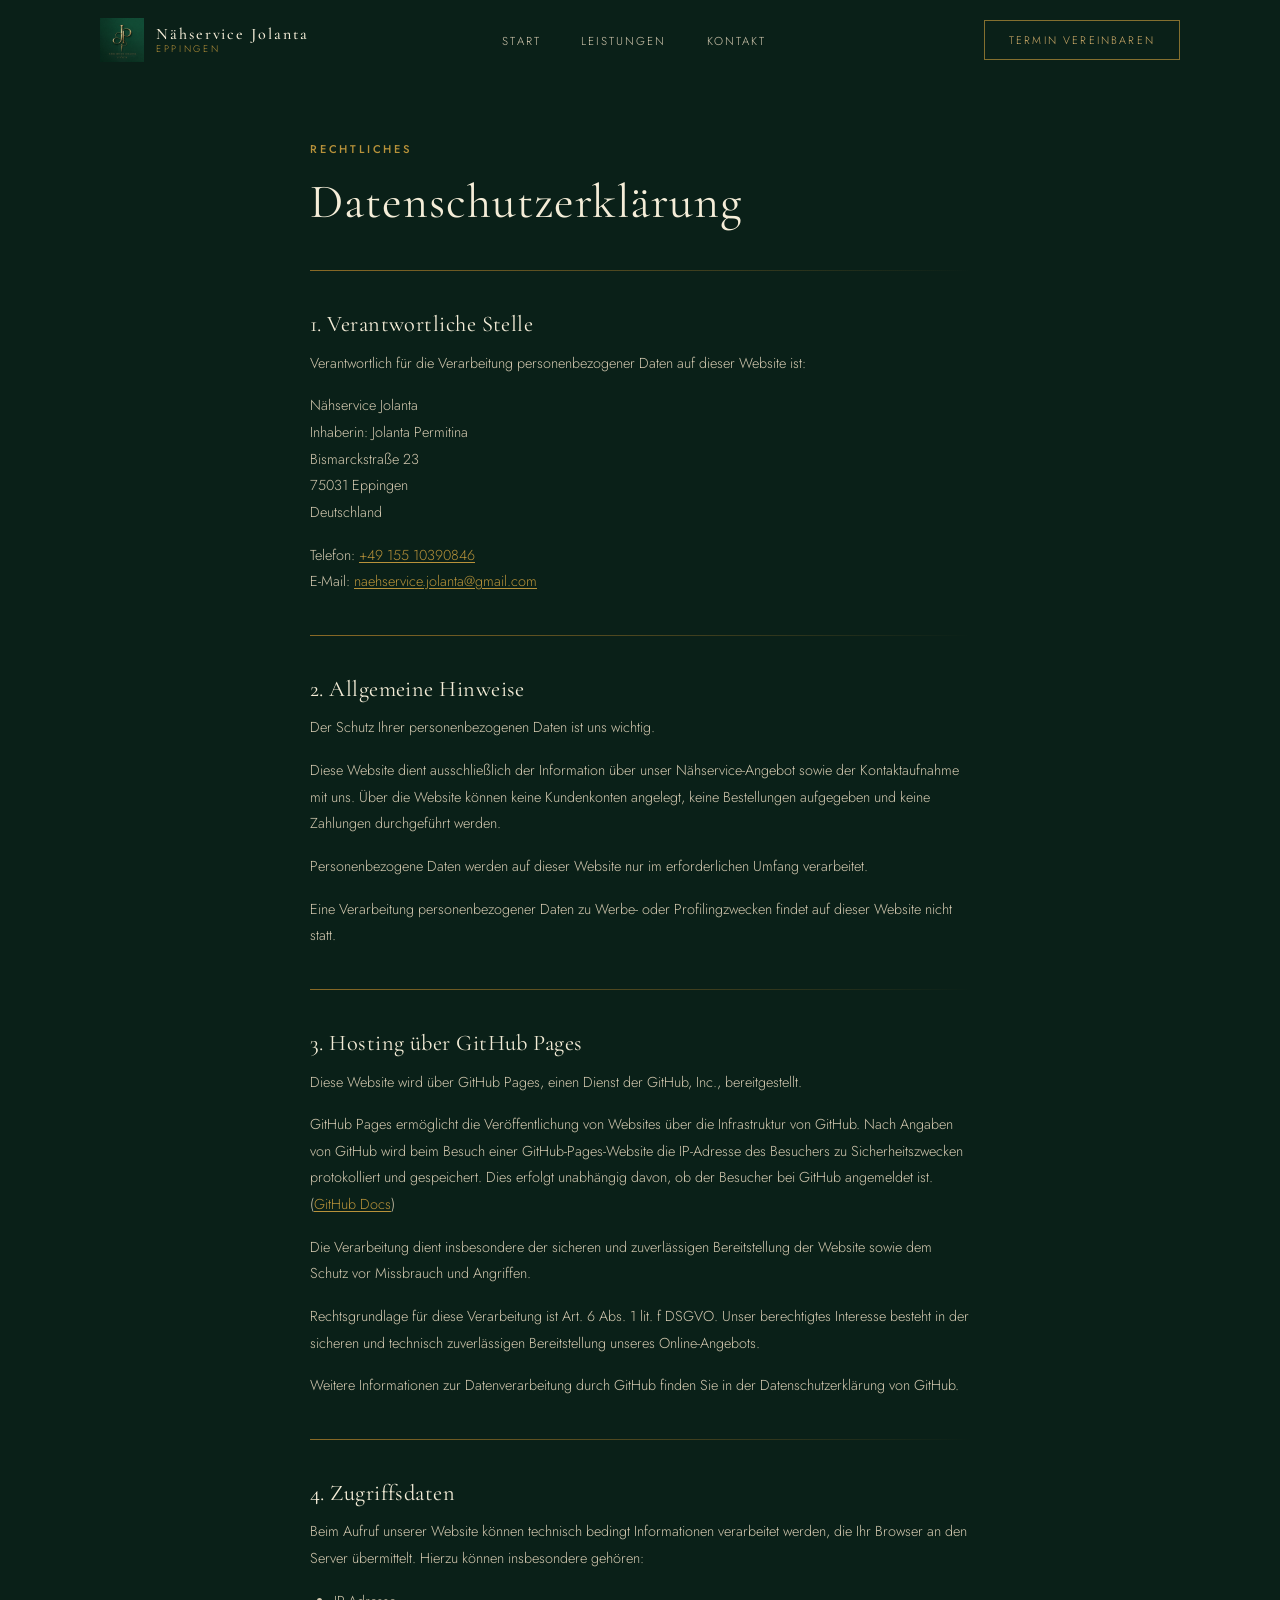
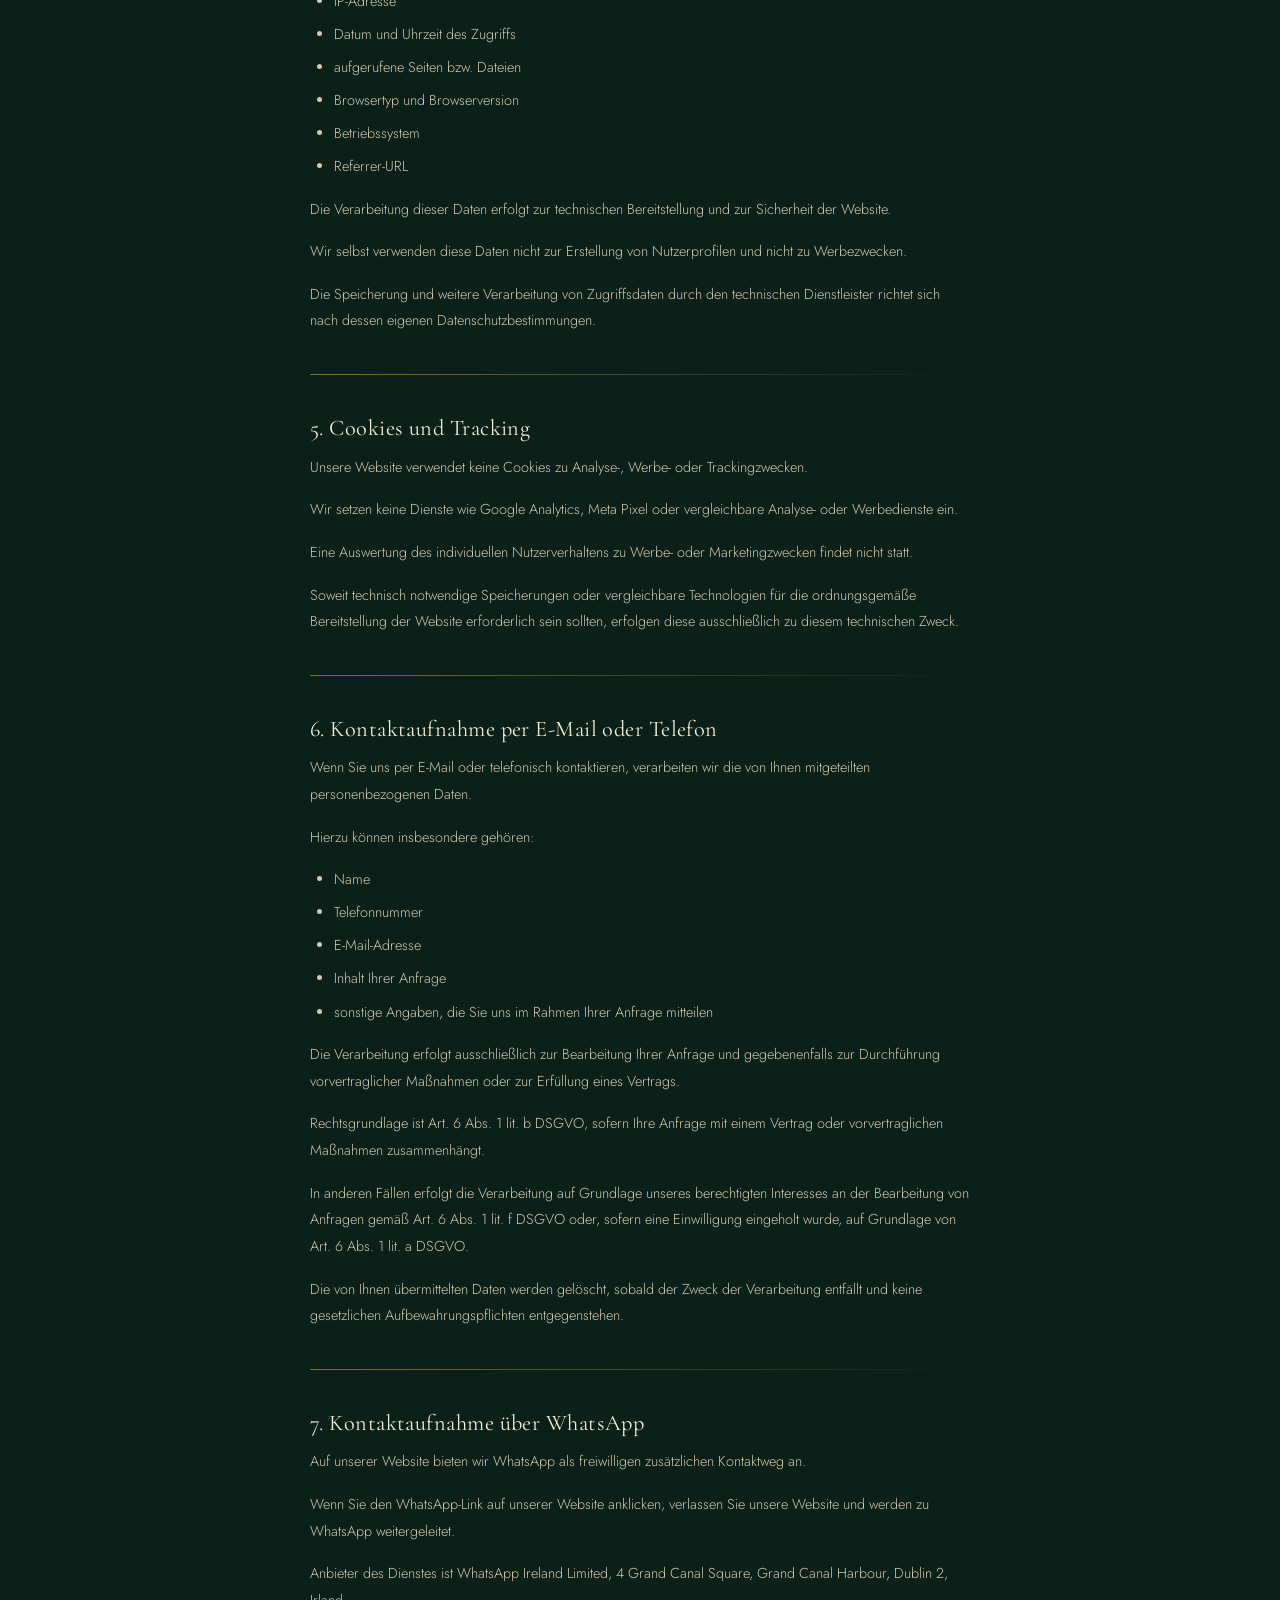
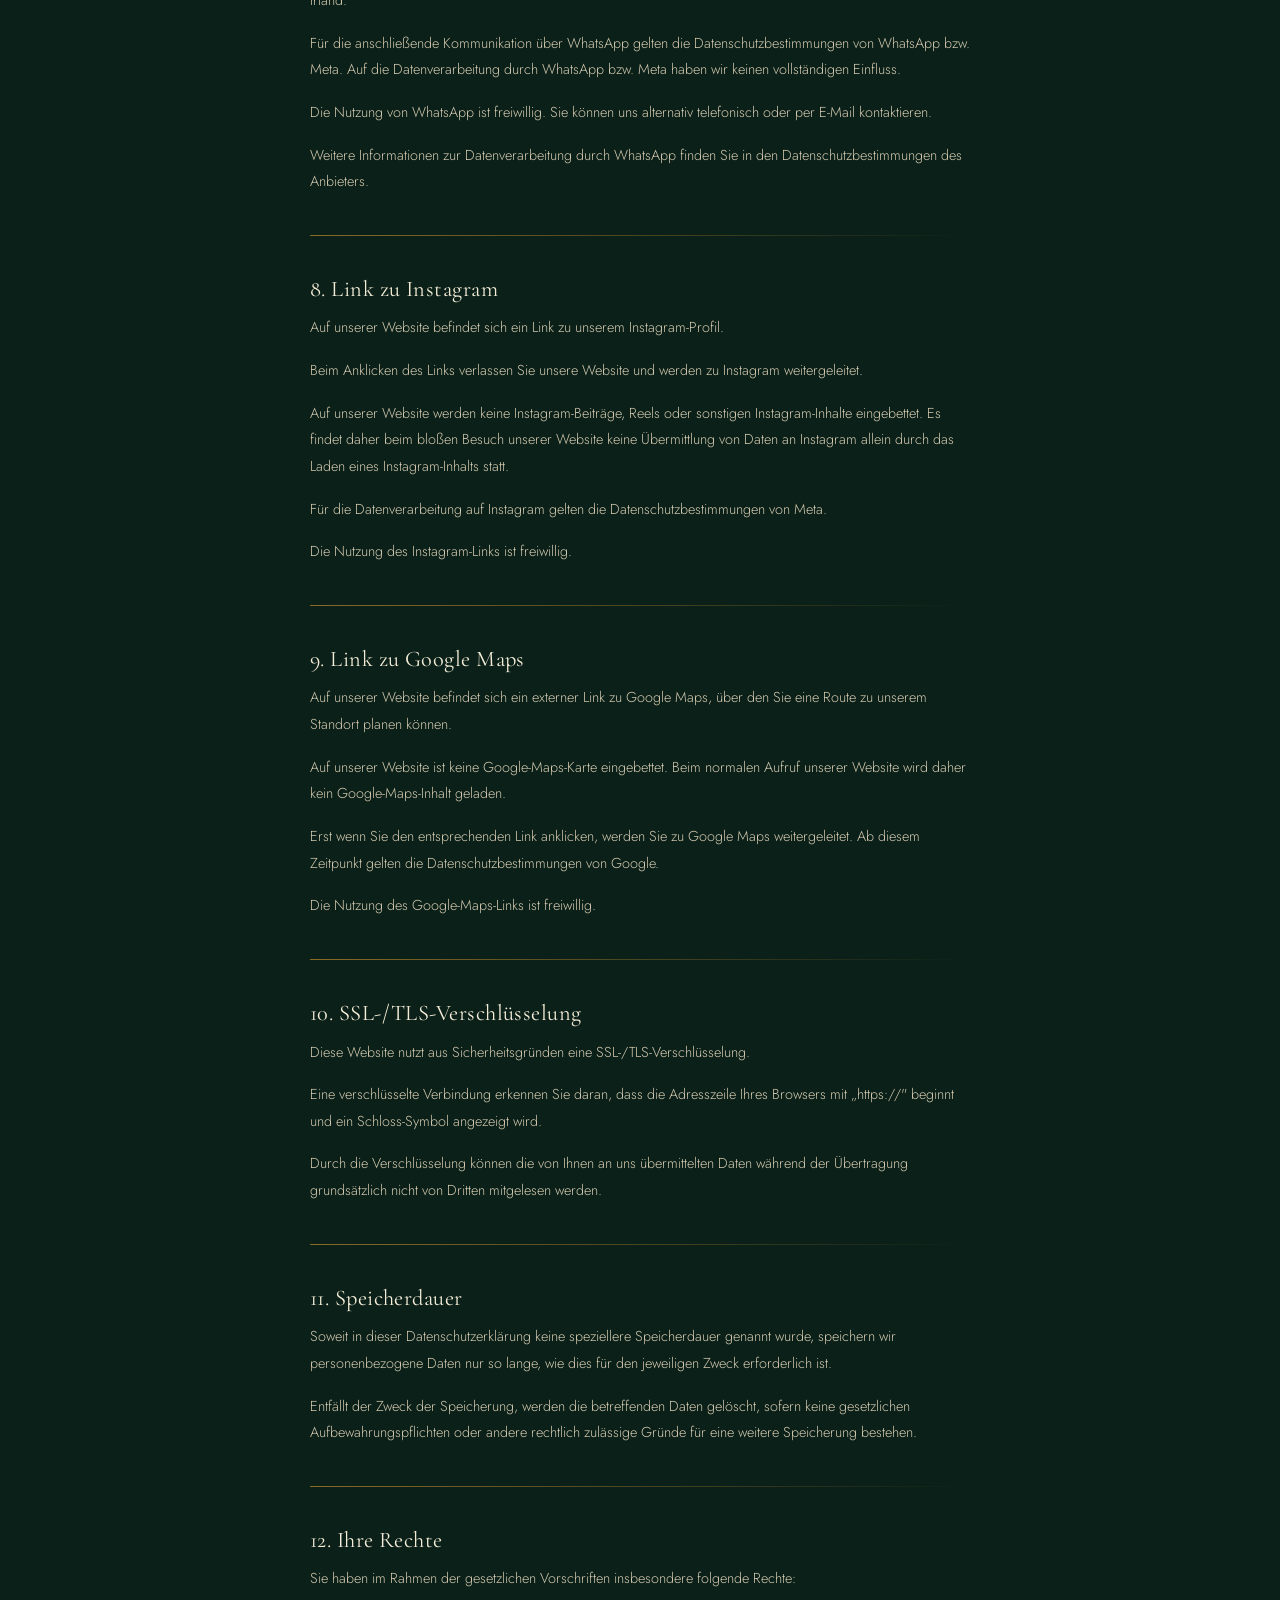
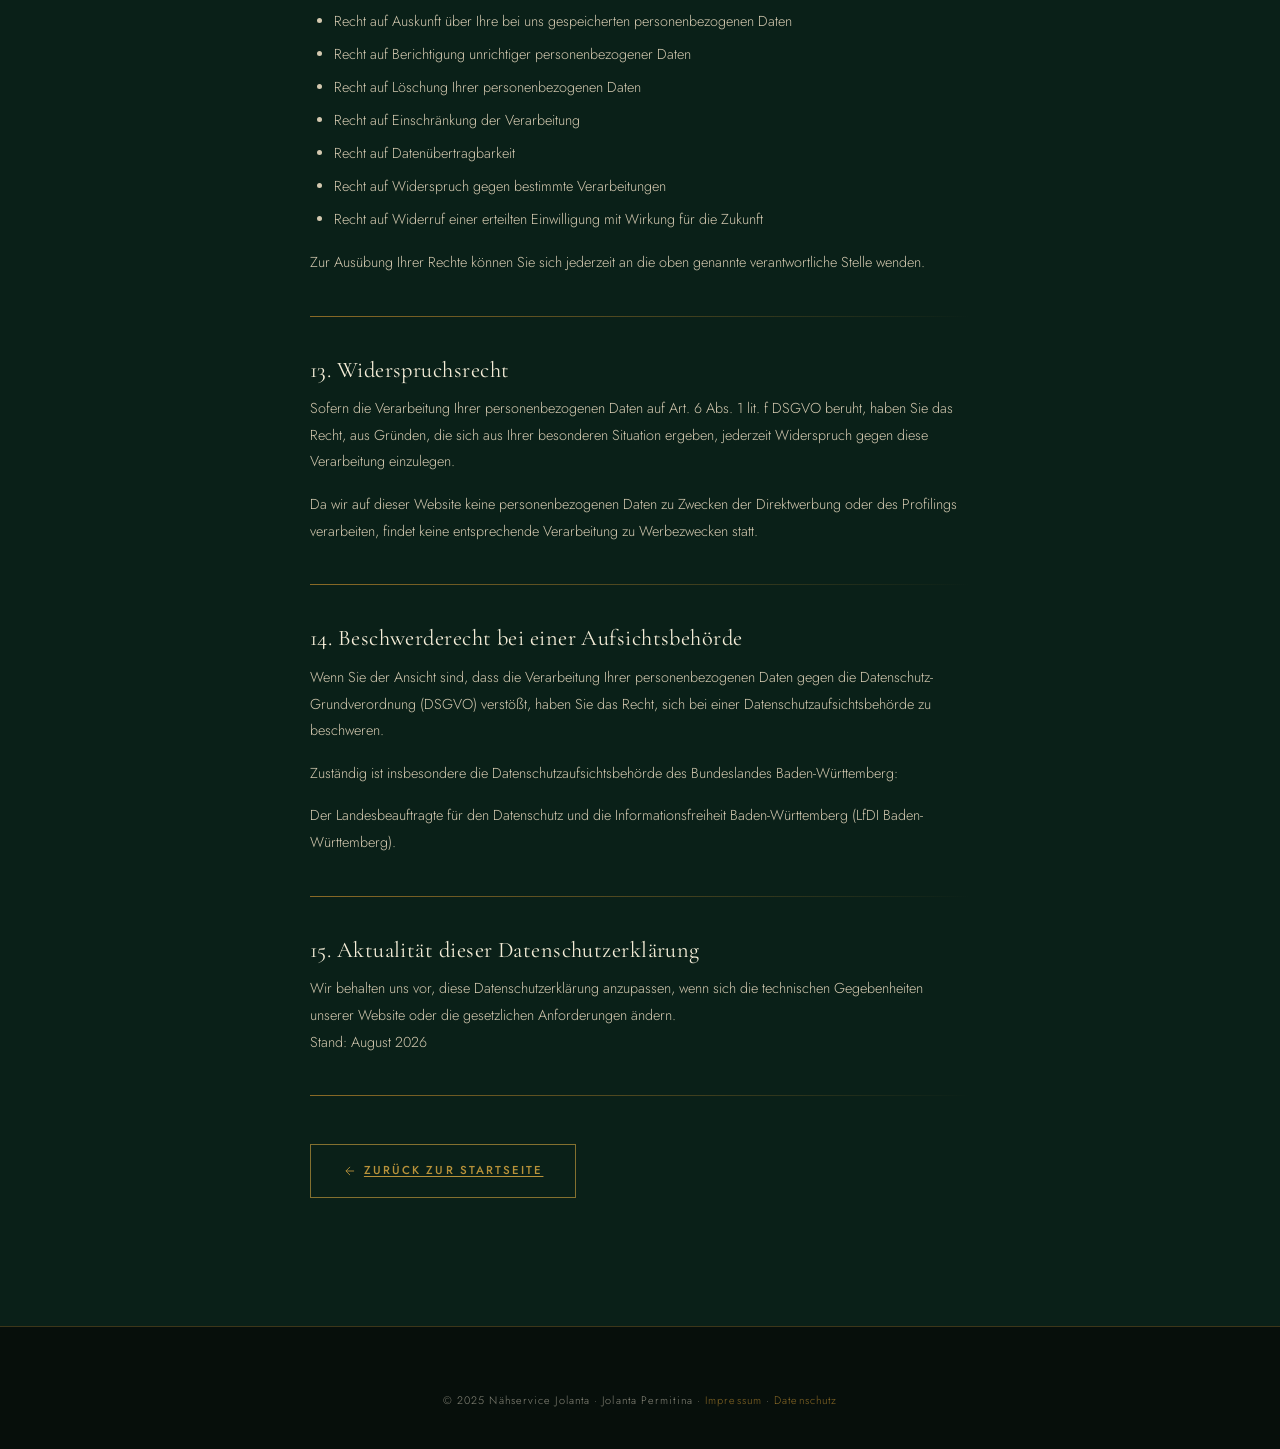
<file: datenschutz.html>
<!DOCTYPE html>
<html lang="de">
<head>
  <meta charset="UTF-8" />
  <meta name="viewport" content="width=device-width, initial-scale=1.0" />
  <title>Datenschutzerklärung · Nähservice Jolanta Eppingen</title>
  <meta name="description" content="Datenschutzerklärung von Nähservice Jolanta, Jolanta Permitina, Eppingen." />
  <meta name="robots" content="noindex, follow" />
  <link rel="canonical" href="https://naehservice-jolanta.de/datenschutz.html" />
  <link rel="icon" type="image/jpeg" href="assets/images/logo.jpg" />
  <link rel="preconnect" href="https://fonts.googleapis.com" />
  <link rel="preconnect" href="https://fonts.gstatic.com" crossorigin />
  <link rel="stylesheet" href="https://fonts.googleapis.com/css2?family=Cormorant+Garamond:ital,wght@0,300;0,400;0,500;1,400&family=Jost:wght@300;400;500&display=swap" />
  <link rel="stylesheet" href="assets/css/style.css" />
</head>
<body>

<nav id="nav" role="navigation" aria-label="Hauptnavigation">
  <div class="container nav-inner">
    <a href="index.html" class="nav-logo visible" aria-label="Zur Startseite">
      <img src="assets/images/logo.jpg" alt="Nähservice Jolanta Logo" width="44" height="44" />
      <div class="nav-logo-text">
        <span class="brand">Nähservice Jolanta</span>
        <span class="city">Eppingen</span>
      </div>
    </a>
    <ul class="nav-links" role="list">
      <li><a href="index.html#start">Start</a></li>
      <li><a href="index.html#leistungen">Leistungen</a></li>
      <li><a href="index.html#kontakt">Kontakt</a></li>
    </ul>
    <a href="index.html#kontakt" class="nav-cta">Termin vereinbaren</a>
    <button id="hamburger" class="hamburger" aria-label="Menü öffnen" aria-expanded="false" aria-controls="mobile-menu">
      <span></span><span></span><span></span>
    </button>
  </div>
</nav>

<div id="mobile-menu" role="dialog" aria-label="Navigation" aria-modal="true">
  <nav class="mobile-menu-links">
    <a href="index.html#start">Start</a>
    <a href="index.html#kontakt">Kontakt</a>
  </nav>
  <div class="mobile-menu-footer">
    <a href="impressum.html">Impressum</a>
    <a href="datenschutz.html">Datenschutz</a>
  </div>
</div>

<main class="legal-page">
  <div class="container legal-content">

    <span class="section-label">Rechtliches</span>
    <h1>Datenschutz&shy;erklärung</h1>
    <div class="legal-divider"></div>

    <h2>1. Verantwortliche Stelle</h2>

    <p>
      Verantwortlich für die Verarbeitung personenbezogener Daten auf dieser Website ist:
    </p>
    <p>
      Nähservice Jolanta<br />
      Inhaberin: Jolanta Permitina<br />
      Bismarckstraße 23<br />
      75031 Eppingen<br />
      Deutschland
    </p>
    <p>
      Telefon: <a href="tel:+4915510390846">+49 155 10390846</a><br />
      E-Mail: <a href="mailto:naehservice.jolanta@gmail.com">naehservice.jolanta@gmail.com</a>
    </p>

    <div class="legal-divider"></div>

    <h2>2. Allgemeine Hinweise</h2>

    <p>
      Der Schutz Ihrer personenbezogenen Daten ist uns wichtig.
    </p>
    <p>
      Diese Website dient ausschließlich der Information über unser Nähservice-Angebot sowie der
      Kontaktaufnahme mit uns. Über die Website können keine Kundenkonten angelegt, keine Bestellungen
      aufgegeben und keine Zahlungen durchgeführt werden.
    </p>
    <p>
      Personenbezogene Daten werden auf dieser Website nur im erforderlichen Umfang verarbeitet.
    </p>
    <p>
      Eine Verarbeitung personenbezogener Daten zu Werbe- oder Profilingzwecken findet auf dieser
      Website nicht statt.
    </p>

    <div class="legal-divider"></div>

    <h2>3. Hosting über GitHub Pages</h2>

    <p>
      Diese Website wird über GitHub Pages, einen Dienst der GitHub, Inc., bereitgestellt.
    </p>
    <p>
      GitHub Pages ermöglicht die Veröffentlichung von Websites über die Infrastruktur von GitHub.
      Nach Angaben von GitHub wird beim Besuch einer GitHub-Pages-Website die IP-Adresse des Besuchers
      zu Sicherheitszwecken protokolliert und gespeichert. Dies erfolgt unabhängig davon, ob der
      Besucher bei GitHub angemeldet ist.
      (<a href="https://docs.github.com/en/pages/getting-started-with-github-pages/what-is-github-pages" target="_blank" rel="noopener noreferrer">GitHub Docs</a>)
    </p>
    <p>
      Die Verarbeitung dient insbesondere der sicheren und zuverlässigen Bereitstellung der Website
      sowie dem Schutz vor Missbrauch und Angriffen.
    </p>
    <p>
      Rechtsgrundlage für diese Verarbeitung ist Art. 6 Abs. 1 lit. f DSGVO. Unser berechtigtes
      Interesse besteht in der sicheren und technisch zuverlässigen Bereitstellung unseres
      Online-Angebots.
    </p>
    <p>
      Weitere Informationen zur Datenverarbeitung durch GitHub finden Sie in der Datenschutzerklärung
      von GitHub.
    </p>

    <div class="legal-divider"></div>

    <h2>4. Zugriffsdaten</h2>

    <p>
      Beim Aufruf unserer Website können technisch bedingt Informationen verarbeitet werden, die Ihr
      Browser an den Server übermittelt. Hierzu können insbesondere gehören:
    </p>
    <ul>
      <li>IP-Adresse</li>
      <li>Datum und Uhrzeit des Zugriffs</li>
      <li>aufgerufene Seiten bzw. Dateien</li>
      <li>Browsertyp und Browserversion</li>
      <li>Betriebssystem</li>
      <li>Referrer-URL</li>
    </ul>
    <p>
      Die Verarbeitung dieser Daten erfolgt zur technischen Bereitstellung und zur Sicherheit der
      Website.
    </p>
    <p>
      Wir selbst verwenden diese Daten nicht zur Erstellung von Nutzerprofilen und nicht zu
      Werbezwecken.
    </p>
    <p>
      Die Speicherung und weitere Verarbeitung von Zugriffsdaten durch den technischen Dienstleister
      richtet sich nach dessen eigenen Datenschutzbestimmungen.
    </p>

    <div class="legal-divider"></div>

    <h2>5. Cookies und Tracking</h2>

    <p>
      Unsere Website verwendet keine Cookies zu Analyse-, Werbe- oder Trackingzwecken.
    </p>
    <p>
      Wir setzen keine Dienste wie Google Analytics, Meta Pixel oder vergleichbare Analyse- oder
      Werbedienste ein.
    </p>
    <p>
      Eine Auswertung des individuellen Nutzerverhaltens zu Werbe- oder Marketingzwecken findet nicht
      statt.
    </p>
    <p>
      Soweit technisch notwendige Speicherungen oder vergleichbare Technologien für die ordnungsgemäße
      Bereitstellung der Website erforderlich sein sollten, erfolgen diese ausschließlich zu diesem
      technischen Zweck.
    </p>

    <div class="legal-divider"></div>

    <h2>6. Kontaktaufnahme per E-Mail oder Telefon</h2>

    <p>
      Wenn Sie uns per E-Mail oder telefonisch kontaktieren, verarbeiten wir die von Ihnen
      mitgeteilten personenbezogenen Daten.
    </p>
    <p>Hierzu können insbesondere gehören:</p>
    <ul>
      <li>Name</li>
      <li>Telefonnummer</li>
      <li>E-Mail-Adresse</li>
      <li>Inhalt Ihrer Anfrage</li>
      <li>sonstige Angaben, die Sie uns im Rahmen Ihrer Anfrage mitteilen</li>
    </ul>
    <p>
      Die Verarbeitung erfolgt ausschließlich zur Bearbeitung Ihrer Anfrage und gegebenenfalls zur
      Durchführung vorvertraglicher Maßnahmen oder zur Erfüllung eines Vertrags.
    </p>
    <p>
      Rechtsgrundlage ist Art. 6 Abs. 1 lit. b DSGVO, sofern Ihre Anfrage mit einem Vertrag oder
      vorvertraglichen Maßnahmen zusammenhängt.
    </p>
    <p>
      In anderen Fällen erfolgt die Verarbeitung auf Grundlage unseres berechtigten Interesses an der
      Bearbeitung von Anfragen gemäß Art. 6 Abs. 1 lit. f DSGVO oder, sofern eine Einwilligung
      eingeholt wurde, auf Grundlage von Art. 6 Abs. 1 lit. a DSGVO.
    </p>
    <p>
      Die von Ihnen übermittelten Daten werden gelöscht, sobald der Zweck der Verarbeitung entfällt
      und keine gesetzlichen Aufbewahrungspflichten entgegenstehen.
    </p>

    <div class="legal-divider"></div>

    <h2>7. Kontaktaufnahme über WhatsApp</h2>

    <p>
      Auf unserer Website bieten wir WhatsApp als freiwilligen zusätzlichen Kontaktweg an.
    </p>
    <p>
      Wenn Sie den WhatsApp-Link auf unserer Website anklicken, verlassen Sie unsere Website und
      werden zu WhatsApp weitergeleitet.
    </p>
    <p>
      Anbieter des Dienstes ist WhatsApp Ireland Limited, 4 Grand Canal Square, Grand Canal Harbour,
      Dublin 2, Irland.
    </p>
    <p>
      Für die anschließende Kommunikation über WhatsApp gelten die Datenschutzbestimmungen von
      WhatsApp bzw. Meta. Auf die Datenverarbeitung durch WhatsApp bzw. Meta haben wir keinen
      vollständigen Einfluss.
    </p>
    <p>
      Die Nutzung von WhatsApp ist freiwillig. Sie können uns alternativ telefonisch oder per E-Mail
      kontaktieren.
    </p>
    <p>
      Weitere Informationen zur Datenverarbeitung durch WhatsApp finden Sie in den
      Datenschutzbestimmungen des Anbieters.
    </p>

    <div class="legal-divider"></div>

    <h2>8. Link zu Instagram</h2>

    <p>
      Auf unserer Website befindet sich ein Link zu unserem Instagram-Profil.
    </p>
    <p>
      Beim Anklicken des Links verlassen Sie unsere Website und werden zu Instagram weitergeleitet.
    </p>
    <p>
      Auf unserer Website werden keine Instagram-Beiträge, Reels oder sonstigen Instagram-Inhalte
      eingebettet. Es findet daher beim bloßen Besuch unserer Website keine Übermittlung von Daten an
      Instagram allein durch das Laden eines Instagram-Inhalts statt.
    </p>
    <p>
      Für die Datenverarbeitung auf Instagram gelten die Datenschutzbestimmungen von Meta.
    </p>
    <p>
      Die Nutzung des Instagram-Links ist freiwillig.
    </p>

    <div class="legal-divider"></div>

    <h2>9. Link zu Google Maps</h2>

    <p>
      Auf unserer Website befindet sich ein externer Link zu Google Maps, über den Sie eine Route zu
      unserem Standort planen können.
    </p>
    <p>
      Auf unserer Website ist keine Google-Maps-Karte eingebettet. Beim normalen Aufruf unserer
      Website wird daher kein Google-Maps-Inhalt geladen.
    </p>
    <p>
      Erst wenn Sie den entsprechenden Link anklicken, werden Sie zu Google Maps weitergeleitet. Ab
      diesem Zeitpunkt gelten die Datenschutzbestimmungen von Google.
    </p>
    <p>
      Die Nutzung des Google-Maps-Links ist freiwillig.
    </p>

    <div class="legal-divider"></div>

    <h2>10. SSL-/TLS-Verschlüsselung</h2>

    <p>
      Diese Website nutzt aus Sicherheitsgründen eine SSL-/TLS-Verschlüsselung.
    </p>
    <p>
      Eine verschlüsselte Verbindung erkennen Sie daran, dass die Adresszeile Ihres Browsers mit
      „https://" beginnt und ein Schloss-Symbol angezeigt wird.
    </p>
    <p>
      Durch die Verschlüsselung können die von Ihnen an uns übermittelten Daten während der
      Übertragung grundsätzlich nicht von Dritten mitgelesen werden.
    </p>

    <div class="legal-divider"></div>

    <h2>11. Speicherdauer</h2>

    <p>
      Soweit in dieser Datenschutzerklärung keine speziellere Speicherdauer genannt wurde, speichern
      wir personenbezogene Daten nur so lange, wie dies für den jeweiligen Zweck erforderlich ist.
    </p>
    <p>
      Entfällt der Zweck der Speicherung, werden die betreffenden Daten gelöscht, sofern keine
      gesetzlichen Aufbewahrungspflichten oder andere rechtlich zulässige Gründe für eine weitere
      Speicherung bestehen.
    </p>

    <div class="legal-divider"></div>

    <h2>12. Ihre Rechte</h2>

    <p>Sie haben im Rahmen der gesetzlichen Vorschriften insbesondere folgende Rechte:</p>
    <ul>
      <li>Recht auf Auskunft über Ihre bei uns gespeicherten personenbezogenen Daten</li>
      <li>Recht auf Berichtigung unrichtiger personenbezogener Daten</li>
      <li>Recht auf Löschung Ihrer personenbezogenen Daten</li>
      <li>Recht auf Einschränkung der Verarbeitung</li>
      <li>Recht auf Datenübertragbarkeit</li>
      <li>Recht auf Widerspruch gegen bestimmte Verarbeitungen</li>
      <li>Recht auf Widerruf einer erteilten Einwilligung mit Wirkung für die Zukunft</li>
    </ul>
    <p>
      Zur Ausübung Ihrer Rechte können Sie sich jederzeit an die oben genannte verantwortliche Stelle
      wenden.
    </p>

    <div class="legal-divider"></div>

    <h2>13. Widerspruchsrecht</h2>

    <p>
      Sofern die Verarbeitung Ihrer personenbezogenen Daten auf Art. 6 Abs. 1 lit. f DSGVO beruht,
      haben Sie das Recht, aus Gründen, die sich aus Ihrer besonderen Situation ergeben, jederzeit
      Widerspruch gegen diese Verarbeitung einzulegen.
    </p>
    <p>
      Da wir auf dieser Website keine personenbezogenen Daten zu Zwecken der Direktwerbung oder des
      Profilings verarbeiten, findet keine entsprechende Verarbeitung zu Werbezwecken statt.
    </p>

    <div class="legal-divider"></div>

    <h2>14. Beschwerderecht bei einer Aufsichtsbehörde</h2>

    <p>
      Wenn Sie der Ansicht sind, dass die Verarbeitung Ihrer personenbezogenen Daten gegen die
      Datenschutz-Grundverordnung (DSGVO) verstößt, haben Sie das Recht, sich bei einer
      Datenschutzaufsichtsbehörde zu beschweren.
    </p>
    <p>
      Zuständig ist insbesondere die Datenschutzaufsichtsbehörde des Bundeslandes Baden-Württemberg:
    </p>
    <p>
      Der Landesbeauftragte für den Datenschutz und die Informationsfreiheit Baden-Württemberg (LfDI
      Baden-Württemberg).
    </p>

    <div class="legal-divider"></div>

    <h2>15. Aktualität dieser Datenschutzerklärung</h2>

    <p>
      Wir behalten uns vor, diese Datenschutzerklärung anzupassen, wenn sich die technischen
      Gegebenheiten unserer Website oder die gesetzlichen Anforderungen ändern.<br />
      Stand: August 2026
    </p>

    <div class="legal-divider"></div>

    <div style="margin-top: 3rem;">
      <a href="index.html" class="btn btn-outline" style="font-size:0.72rem;">
        <svg width="14" height="14" viewBox="0 0 24 24" fill="none" stroke="currentColor" stroke-width="1.5" aria-hidden="true">
          <path d="M19 12H5M5 12l7-7M5 12l7 7"/>
        </svg>
        <span>Zurück zur Startseite</span>
      </a>
    </div>

  </div>
</main>

<footer role="contentinfo">
  <div class="container footer-inner">
    <p class="footer-copy">
      &copy; 2025 Nähservice Jolanta · Jolanta Permitina ·
      <a href="impressum.html">Impressum</a> ·
      <a href="datenschutz.html">Datenschutz</a>
    </p>
  </div>
</footer>

<script src="assets/js/main.js"></script>
</body>
</html>
</file>
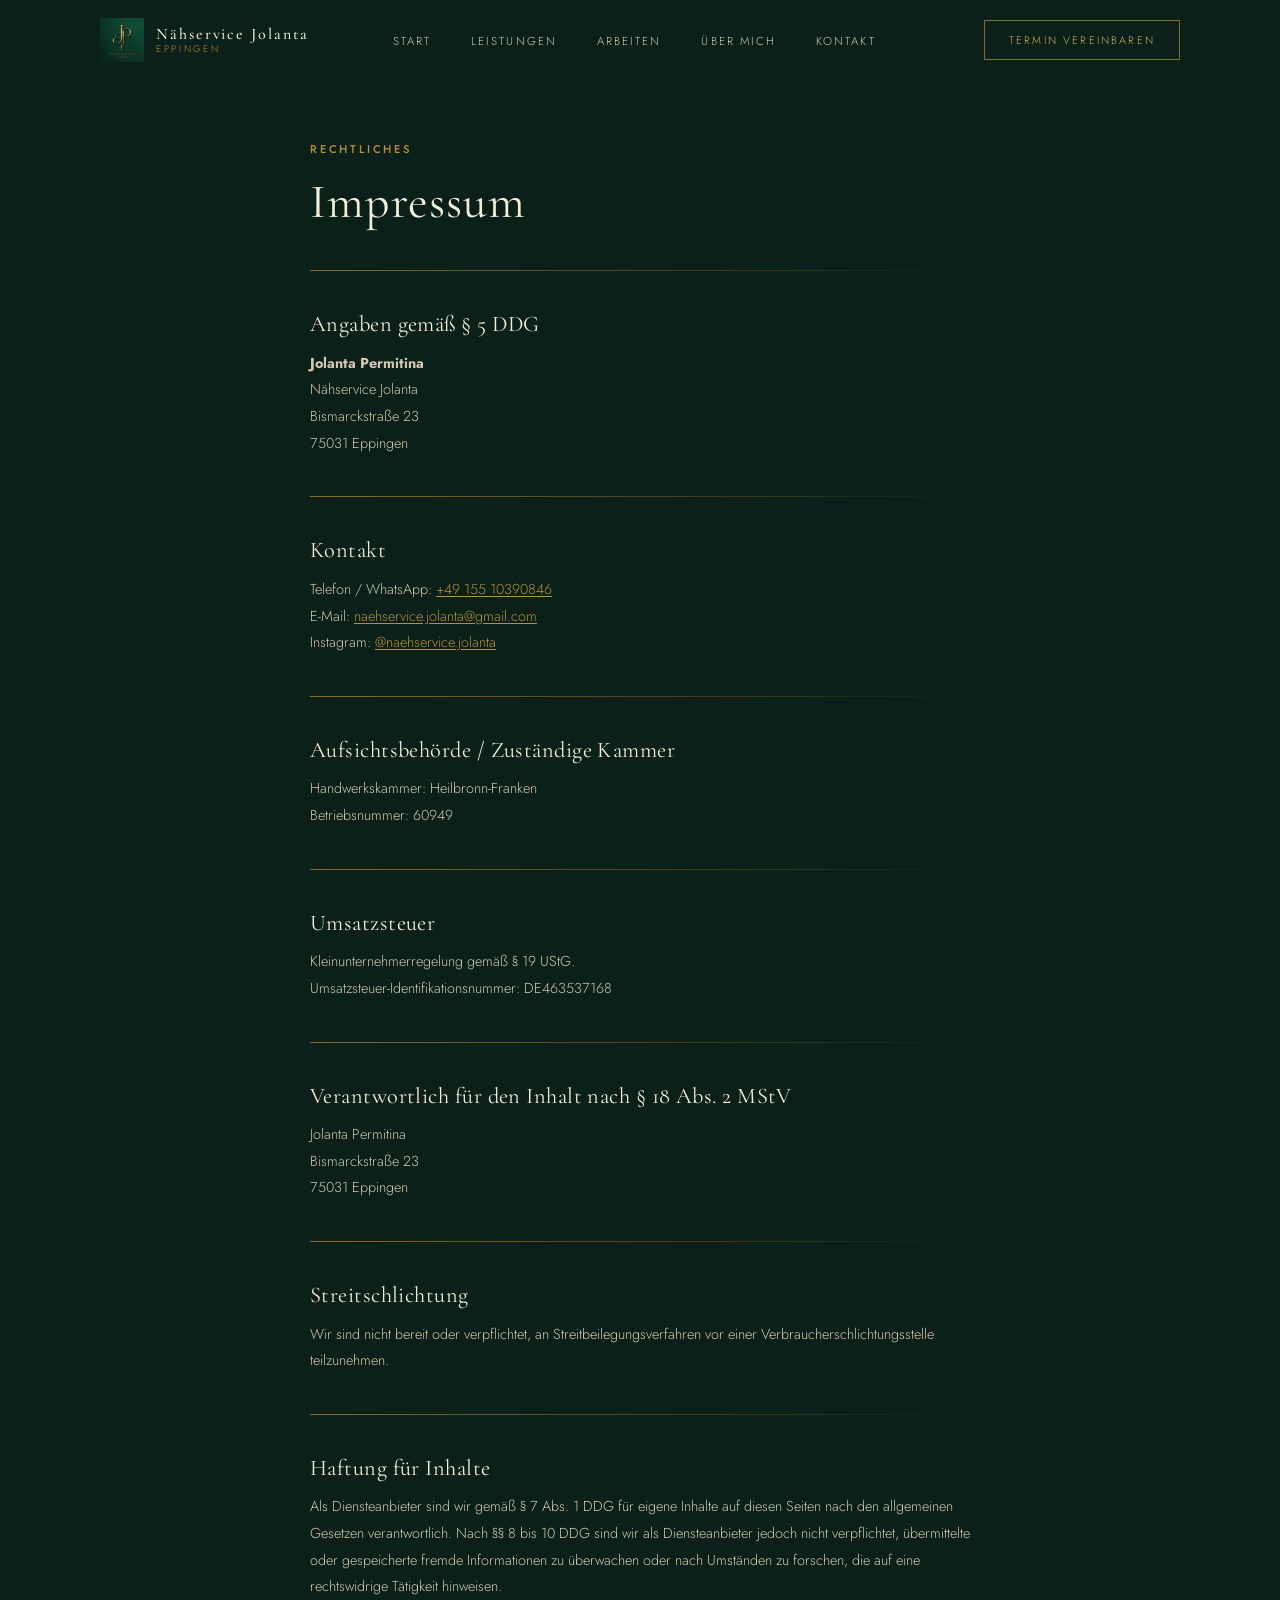
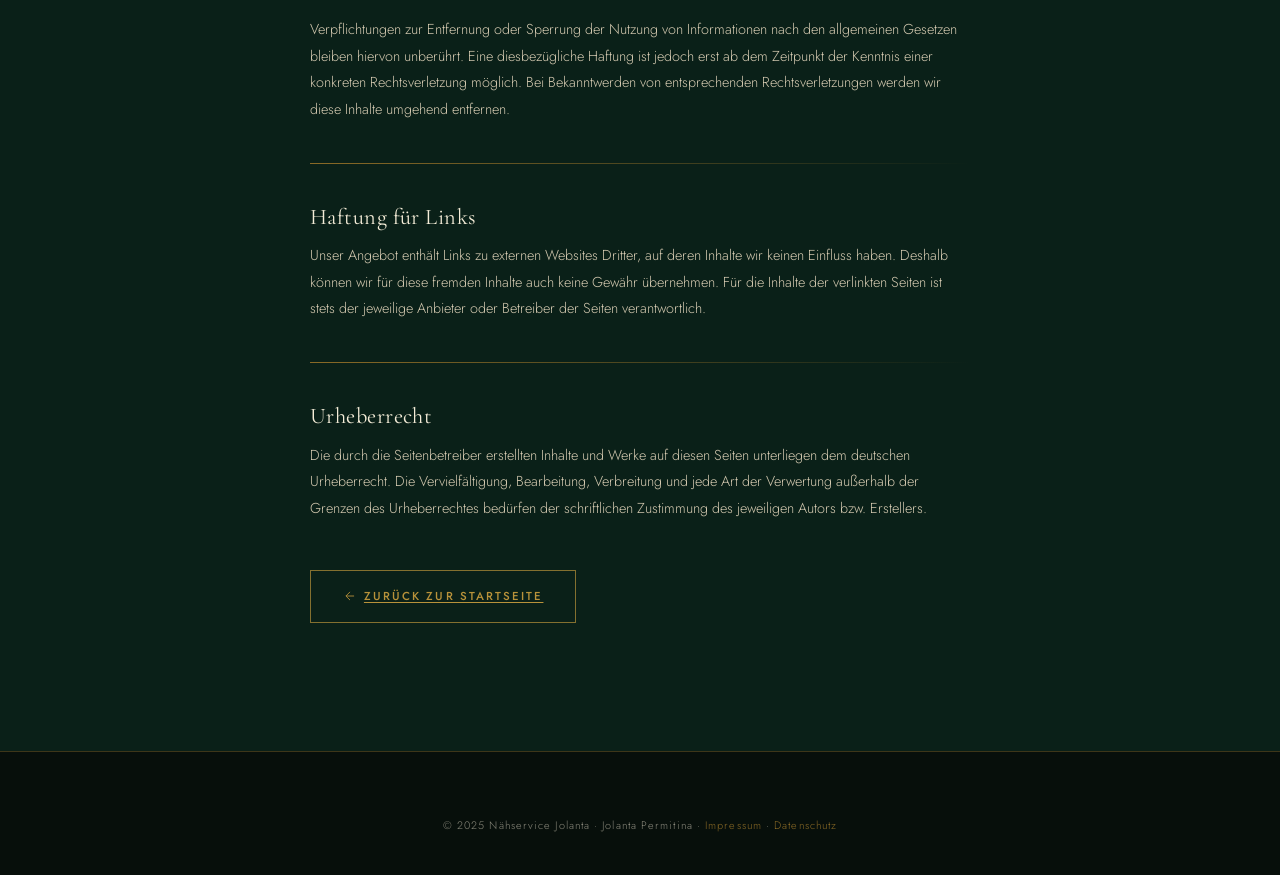
<file: impressum.html>
<!DOCTYPE html>
<html lang="de">
<head>
  <meta charset="UTF-8" />
  <meta name="viewport" content="width=device-width, initial-scale=1.0" />
  <title>Impressum · Nähservice Jolanta Eppingen</title>
  <meta name="description" content="Impressum von Nähservice Jolanta, Jolanta Permitina, Bismarckstraße 23, 75031 Eppingen." />
  <meta name="robots" content="noindex, follow" />
  <link rel="canonical" href="https://naehservice-jolanta.de/impressum.html" />
  <link rel="icon" type="image/jpeg" href="assets/images/logo.jpg" />
  <link rel="preconnect" href="https://fonts.googleapis.com" />
  <link rel="preconnect" href="https://fonts.gstatic.com" crossorigin />
  <link rel="stylesheet" href="https://fonts.googleapis.com/css2?family=Cormorant+Garamond:ital,wght@0,300;0,400;0,500;1,400&family=Jost:wght@300;400;500&display=swap" />
  <link rel="stylesheet" href="assets/css/style.css" />
</head>
<body>

<!-- Navigation -->
<nav id="nav" role="navigation" aria-label="Hauptnavigation">
  <div class="container nav-inner">
    <a href="index.html" class="nav-logo visible" aria-label="Zur Startseite">
      <img src="assets/images/logo.jpg" alt="Nähservice Jolanta Logo" width="44" height="44" />
      <div class="nav-logo-text">
        <span class="brand">Nähservice Jolanta</span>
        <span class="city">Eppingen</span>
      </div>
    </a>
    <ul class="nav-links" role="list">
      <li><a href="index.html#start">Start</a></li>
      <li><a href="index.html#leistungen">Leistungen</a></li>
      <li><a href="index.html#arbeiten">Arbeiten</a></li>
      <li><a href="index.html#ueber-mich">Über mich</a></li>
      <li><a href="index.html#kontakt">Kontakt</a></li>
    </ul>
    <a href="index.html#kontakt" class="nav-cta">Termin vereinbaren</a>
    <button id="hamburger" class="hamburger" aria-label="Menü öffnen" aria-expanded="false" aria-controls="mobile-menu">
      <span></span><span></span><span></span>
    </button>
  </div>
</nav>

<div id="mobile-menu" role="dialog" aria-label="Navigation" aria-modal="true">
  <nav class="mobile-menu-links">
    <a href="index.html#start">Start</a>
    <a href="index.html#leistungen">Leistungen</a>
    <a href="index.html#ueber-mich">Über mich</a>
    <a href="index.html#kontakt">Kontakt</a>
  </nav>
  <div class="mobile-menu-footer">
    <a href="impressum.html">Impressum</a>
    <a href="datenschutz.html">Datenschutz</a>
  </div>
</div>

<!-- Content -->
<main class="legal-page">
  <div class="container legal-content">

    <span class="section-label">Rechtliches</span>
    <h1>Impressum</h1>
    <div class="legal-divider"></div>

    <h2>Angaben gemäß § 5 DDG</h2>

    <p>
      <strong>Jolanta Permitina</strong><br />
      Nähservice Jolanta<br />
      Bismarckstraße 23<br />
      75031 Eppingen
    </p>

    <div class="legal-divider"></div>

    <h2>Kontakt</h2>

    <p>
      Telefon / WhatsApp: <a href="tel:+4915510390846">+49 155 10390846</a><br />
      E-Mail: <a href="mailto:naehservice.jolanta@gmail.com">naehservice.jolanta@gmail.com</a><br />
      Instagram: <a href="https://www.instagram.com/naehservice.jolanta" target="_blank" rel="noopener noreferrer">@naehservice.jolanta</a>
    </p>

    <div class="legal-divider"></div>

    <h2>Aufsichtsbehörde / Zuständige Kammer</h2>

    <p>
      Handwerkskammer: Heilbronn-Franken<br />
      Betriebsnummer: 60949
    </p>

    <div class="legal-divider"></div>

    <h2>Umsatzsteuer</h2>

    <p>
      Kleinunternehmerregelung gemäß § 19 UStG.<br />
      Umsatzsteuer-Identifikationsnummer: DE463537168
    </p>

    <div class="legal-divider"></div>

    <h2>Verantwortlich für den Inhalt nach § 18 Abs. 2 MStV</h2>

    <p>
      Jolanta Permitina<br />
      Bismarckstraße 23<br />
      75031 Eppingen
    </p>

    <div class="legal-divider"></div>

    <h2>Streitschlichtung</h2>

    <p>
      Wir sind nicht bereit oder verpflichtet, an Streitbeilegungsverfahren vor einer
      Verbraucherschlichtungsstelle teilzunehmen.
    </p>

    <div class="legal-divider"></div>

    <h2>Haftung für Inhalte</h2>

    <p>
      Als Diensteanbieter sind wir gemäß § 7 Abs. 1 DDG für eigene Inhalte auf diesen Seiten nach den
      allgemeinen Gesetzen verantwortlich. Nach §§ 8 bis 10 DDG sind wir als Diensteanbieter jedoch nicht
      verpflichtet, übermittelte oder gespeicherte fremde Informationen zu überwachen oder nach Umständen
      zu forschen, die auf eine rechtswidrige Tätigkeit hinweisen.
    </p>

    <p>
      Verpflichtungen zur Entfernung oder Sperrung der Nutzung von Informationen nach den allgemeinen
      Gesetzen bleiben hiervon unberührt. Eine diesbezügliche Haftung ist jedoch erst ab dem Zeitpunkt der
      Kenntnis einer konkreten Rechtsverletzung möglich. Bei Bekanntwerden von entsprechenden
      Rechtsverletzungen werden wir diese Inhalte umgehend entfernen.
    </p>

    <div class="legal-divider"></div>

    <h2>Haftung für Links</h2>

    <p>
      Unser Angebot enthält Links zu externen Websites Dritter, auf deren Inhalte wir keinen Einfluss haben.
      Deshalb können wir für diese fremden Inhalte auch keine Gewähr übernehmen. Für die Inhalte der
      verlinkten Seiten ist stets der jeweilige Anbieter oder Betreiber der Seiten verantwortlich.
    </p>

    <div class="legal-divider"></div>

    <h2>Urheberrecht</h2>

    <p>
      Die durch die Seitenbetreiber erstellten Inhalte und Werke auf diesen Seiten unterliegen dem deutschen
      Urheberrecht. Die Vervielfältigung, Bearbeitung, Verbreitung und jede Art der Verwertung außerhalb der
      Grenzen des Urheberrechtes bedürfen der schriftlichen Zustimmung des jeweiligen Autors bzw. Erstellers.
    </p>

    <div style="margin-top: 3rem;">
      <a href="index.html" class="btn btn-outline" style="font-size:0.72rem;">
        <svg width="14" height="14" viewBox="0 0 24 24" fill="none" stroke="currentColor" stroke-width="1.5" aria-hidden="true">
          <path d="M19 12H5M5 12l7-7M5 12l7 7"/>
        </svg>
        <span>Zurück zur Startseite</span>
      </a>
    </div>

  </div>
</main>

<footer role="contentinfo">
  <div class="container footer-inner">
    <p class="footer-copy">
      &copy; 2025 Nähservice Jolanta · Jolanta Permitina ·
      <a href="impressum.html">Impressum</a> ·
      <a href="datenschutz.html">Datenschutz</a>
    </p>
  </div>
</footer>

<script src="assets/js/main.js"></script>
</body>
</html>
</file>
<file: assets/css/style.css>
/* ============================================================
   NÄHSERVICE JOLANTA — Premium Stylesheet
   naehservice-jolanta.de
   ============================================================ */

/* ── Fonts ── */
@import url('https://fonts.googleapis.com/css2?family=Cormorant+Garamond:ital,wght@0,300;0,400;0,500;0,600;0,700;1,300;1,400;1,500;1,600&family=Jost:wght@300;400;500;600&display=swap');

/* ── Custom Properties ── */
:root {
  --green-deepest:  #070F0B;
  --green-deep:     #0A2018;
  --green-primary:  #0D3D22;
  --green-mid:      #0D4332;
  --green-light:    #134D3A;
  --gold:           #B8923A;
  --gold-light:     #D4AF6B;
  --gold-pale:      #E8D4A0;
  --gold-dim:       #8A6A26;
  --cream:          #F5EDD8;
  --cream-light:    #FAF6EE;
  --cream-dim:      #D4C9B0;
  --text-muted:     rgba(245, 237, 216, 0.55);
  --border-gold:    rgba(184, 146, 58, 0.3);
  --border-gold-hover: rgba(184, 146, 58, 0.7);

  --font-serif:  'Cormorant Garamond', Georgia, serif;
  --font-sans:   'Jost', system-ui, sans-serif;

  --nav-height: 80px;
  --section-pad: clamp(80px, 10vw, 140px);
  --content-max: 1200px;

  --ease-luxury: cubic-bezier(0.25, 0.46, 0.45, 0.94);
  --ease-in-luxury: cubic-bezier(0.55, 0.055, 0.675, 0.19);
  --trans-base: 0.25s var(--ease-luxury);
  --trans-slow: 0.5s var(--ease-luxury);
}

/* ── Reset & Base ── */
*, *::before, *::after { box-sizing: border-box; margin: 0; padding: 0; }

html {
  scroll-behavior: smooth;
  font-size: 16px;
  -webkit-text-size-adjust: 100%;
}

body {
  background-color: var(--green-deep);
  color: var(--cream);
  font-family: var(--font-sans);
  font-weight: 300;
  line-height: 1.7;
  overflow-x: hidden;
}

img { display: block; max-width: 100%; height: auto; }
a { color: inherit; text-decoration: none; cursor: pointer; }
button { cursor: pointer; border: none; background: none; font: inherit; }
ul { list-style: none; }

/* ── Focus states (accessibility) ── */
:focus-visible {
  outline: 2px solid var(--gold);
  outline-offset: 3px;
}

/* ── Scrollbar ── */
::-webkit-scrollbar { width: 6px; }
::-webkit-scrollbar-track { background: var(--green-deepest); }
::-webkit-scrollbar-thumb { background: var(--gold-dim); border-radius: 3px; }

/* ── Selection ── */
::selection { background: var(--gold); color: var(--green-deepest); }

/* ── Typography Scale ── */
.serif { font-family: var(--font-serif); }

h1, h2, h3, h4 {
  font-family: var(--font-serif);
  font-weight: 400;
  line-height: 1.15;
  letter-spacing: 0.02em;
}

/* ── Section Label ── */
.section-label {
  display: block;
  font-family: var(--font-sans);
  font-size: 0.7rem;
  font-weight: 500;
  letter-spacing: 0.25em;
  text-transform: uppercase;
  color: var(--gold);
  margin-bottom: 1rem;
}

/* ── Gold Divider ── */
.gold-line {
  display: flex;
  align-items: center;
  gap: 1rem;
  margin: 1.5rem 0;
}
.gold-line::before,
.gold-line::after {
  content: '';
  flex: 1;
  height: 1px;
  background: linear-gradient(90deg, transparent, var(--gold), transparent);
}
.gold-line-icon {
  color: var(--gold);
  font-size: 0.6rem;
  letter-spacing: 0.2em;
}

/* ── Section Header ── */
.section-header {
  text-align: center;
  margin-bottom: clamp(48px, 6vw, 80px);
}
.section-header h2 {
  font-size: clamp(2.2rem, 5vw, 3.8rem);
  color: var(--cream);
  margin-bottom: 0.5rem;
}
.section-header p {
  color: var(--text-muted);
  font-size: 1.05rem;
  max-width: 520px;
  margin: 0 auto;
  font-weight: 300;
}

/* ── Container ── */
.container {
  width: 100%;
  max-width: var(--content-max);
  margin: 0 auto;
  padding: 0 clamp(20px, 5vw, 60px);
}

/* ── CTA Buttons ── */
.btn {
  display: inline-flex;
  align-items: center;
  gap: 0.6em;
  font-family: var(--font-sans);
  font-size: 0.78rem;
  font-weight: 500;
  letter-spacing: 0.18em;
  text-transform: uppercase;
  padding: 1rem 2rem;
  transition: var(--trans-base);
  position: relative;
  overflow: hidden;
}

.btn-primary {
  background: var(--gold);
  color: var(--green-deepest);
}
.btn-primary::before {
  content: '';
  position: absolute;
  inset: 0;
  background: var(--gold-light);
  transform: translateX(-101%);
  transition: transform 0.4s var(--ease-luxury);
}
.btn-primary:hover::before { transform: translateX(0); }
.btn-primary span { position: relative; z-index: 1; }

.btn-outline {
  border: 1px solid var(--border-gold-hover);
  color: var(--cream);
}
.btn-outline::before {
  content: '';
  position: absolute;
  inset: 0;
  background: rgba(184, 146, 58, 0.08);
  transform: scaleX(0);
  transition: transform 0.4s var(--ease-luxury);
}
.btn-outline:hover { border-color: var(--gold); color: var(--gold-light); }
.btn-outline:hover::before { transform: scaleX(1); }
.btn-outline span { position: relative; z-index: 1; }

.btn svg { flex-shrink: 0; position: relative; z-index: 1; }

/* ═══════════════════════════════════════════════
   NAVIGATION
═══════════════════════════════════════════════ */
#nav {
  position: fixed;
  top: 0; left: 0; right: 0;
  z-index: 1000;
  height: var(--nav-height);
  display: flex;
  align-items: center;
  transition: background 0.5s var(--ease-luxury),
              backdrop-filter 0.5s var(--ease-luxury),
              box-shadow 0.5s var(--ease-luxury);
}

#nav.scrolled {
  background: rgba(7, 31, 23, 0.92);
  backdrop-filter: blur(20px) saturate(1.4);
  -webkit-backdrop-filter: blur(20px) saturate(1.4);
  box-shadow: 0 1px 0 var(--border-gold);
}

.nav-inner {
  display: flex;
  align-items: center;
  justify-content: space-between;
  width: 100%;
}

.nav-logo {
  display: flex;
  align-items: center;
  gap: 0.75rem;
  opacity: 1;
}

.nav-logo img {
  height: 44px;
  width: 44px;
  object-fit: contain;
}
.nav-logo-text {
  display: flex;
  flex-direction: column;
  line-height: 1;
}
.nav-logo-text .brand {
  font-family: var(--font-serif);
  font-size: 1rem;
  font-weight: 500;
  letter-spacing: 0.12em;
  color: var(--cream);
}
.nav-logo-text .city {
  font-size: 0.6rem;
  letter-spacing: 0.28em;
  text-transform: uppercase;
  color: var(--gold);
  margin-top: 3px;
}

.nav-links {
  display: flex;
  align-items: center;
  gap: 2.5rem;
}
.nav-links a {
  font-size: 0.72rem;
  letter-spacing: 0.18em;
  text-transform: uppercase;
  color: var(--cream-dim);
  transition: color var(--trans-base);
  position: relative;
}
.nav-links a::after {
  content: '';
  position: absolute;
  bottom: -4px;
  left: 0; right: 0;
  height: 1px;
  background: var(--gold);
  transform: scaleX(0);
  transform-origin: left;
  transition: transform 0.35s var(--ease-luxury);
}
.nav-links a:hover { color: var(--gold-light); }
.nav-links a:hover::after { transform: scaleX(1); }

.nav-link-legal {
  font-size: 0.62rem !important;
  color: var(--text-muted) !important;
  letter-spacing: 0.14em !important;
  opacity: 0.7;
}
.nav-link-legal:hover { color: var(--gold-light) !important; opacity: 1; }
.nav-legal-sep {
  width: 1px;
  height: 14px;
  background: var(--border-gold);
  margin: 0 0.2rem;
}

.nav-cta {
  padding: 0.6rem 1.5rem;
  font-size: 0.68rem;
  letter-spacing: 0.2em;
  border: 1px solid var(--border-gold-hover);
  color: var(--gold-light);
  text-transform: uppercase;
  transition: var(--trans-base);
  margin-left: 1.5rem;
  cursor: pointer;
}
.nav-cta:hover {
  background: var(--gold);
  color: var(--green-deepest);
  border-color: var(--gold);
}

.hamburger {
  display: none;
  flex-direction: column;
  justify-content: center;
  gap: 6px;
  width: 36px;
  height: 36px;
  cursor: pointer;
  padding: 4px;
}
.hamburger span {
  display: block;
  height: 1px;
  background: var(--cream);
  transition: var(--trans-base);
}
.hamburger span:nth-child(2) { width: 70%; margin-left: auto; }
.hamburger.open span:nth-child(1) { transform: rotate(45deg) translate(5px, 5px); }
.hamburger.open span:nth-child(2) { opacity: 0; transform: translateX(10px); }
.hamburger.open span:nth-child(3) { transform: rotate(-45deg) translate(5px, -5px); }

/* ── Mobile Menu ── */
#mobile-menu {
  display: none;
  position: fixed;
  inset: 0;
  z-index: 999;
  background: var(--green-deepest);
  flex-direction: column;
  align-items: center;
  justify-content: center;
  gap: 2.5rem;
  opacity: 0;
  transition: opacity 0.4s var(--ease-luxury);
}
#mobile-menu.open {
  display: flex;
  opacity: 1;
}
.mobile-menu-links {
  display: flex;
  flex-direction: column;
  align-items: center;
  gap: 2rem;
}
.mobile-menu-links a {
  font-family: var(--font-serif);
  font-size: clamp(1.8rem, 7vw, 2.8rem);
  color: var(--cream-dim);
  transition: color var(--trans-base);
}
.mobile-menu-links a:hover { color: var(--gold); }
.mobile-menu-footer {
  text-align: center;
}
.mobile-menu-footer a {
  display: block;
  font-size: 0.7rem;
  letter-spacing: 0.2em;
  text-transform: uppercase;
  color: var(--text-muted);
  margin-top: 0.5rem;
  transition: color var(--trans-base);
}
.mobile-menu-footer a:hover { color: var(--gold); }

/* ═══════════════════════════════════════════════
   HERO
═══════════════════════════════════════════════ */
#hero {
  display: flex;
  flex-direction: column;
  align-items: stretch;
  height: 100svh;
  padding-top: var(--nav-height);
  background: #0c3020;
  overflow: hidden;
}

/* ── Video Stage ── */
#hero-video-stage {
  flex: 0 0 auto;
  display: flex;
  align-items: center;
  justify-content: center;
  overflow: hidden;
  /* Height = viewport minus nav minus CTA area (≈90px) */
  height: calc(100svh - var(--nav-height) - 90px);
}
#hero-video {
  /* Size by height to preserve 1:1 ratio; never wider than viewport */
  height: 100%;
  width: auto;
  max-width: 100%;
  object-fit: contain;
  display: block;
}

/* ── Hero Content (CTA below video) ── */
#hero-content {
  width: 100%;
  display: flex;
  flex-direction: column;
  align-items: center;
  padding: 1rem 1rem 1.5rem;
  background: #0c3020;
  opacity: 1;
  pointer-events: auto;
}

.hero-ctas {
  display: flex;
  align-items: center;
  justify-content: center;
  gap: 1rem;
  flex-wrap: wrap;
}

/* ── Scroll Indicator ── */
.scroll-indicator {
  position: absolute;
  bottom: 2rem;
  left: 50%;
  transform: translateX(-50%);
  z-index: 4;
  display: flex;
  flex-direction: column;
  align-items: center;
  gap: 0.5rem;
  color: var(--text-muted);
  font-size: 0.6rem;
  letter-spacing: 0.25em;
  text-transform: uppercase;
  opacity: 0;
  transition: opacity 0.7s 1.3s var(--ease-luxury);
}
#hero-content.visible .scroll-indicator { opacity: 1; }
.scroll-indicator .arrow {
  width: 1px;
  height: 40px;
  background: linear-gradient(to bottom, var(--gold), transparent);
  animation: scrollPulse 2s ease-in-out infinite;
}
@keyframes scrollPulse {
  0%, 100% { opacity: 0.4; transform: scaleY(1); }
  50% { opacity: 1; transform: scaleY(1.15); }
}

/* ═══════════════════════════════════════════════
   LEISTUNGEN
═══════════════════════════════════════════════ */
#leistungen {
  padding: var(--section-pad) 0;
  background: var(--green-deep);
  position: relative;
}
#leistungen::before {
  content: '';
  position: absolute;
  top: 0; left: 0; right: 0;
  height: 1px;
  background: linear-gradient(90deg, transparent, var(--gold-dim), transparent);
}

.services-grid {
  display: grid;
  grid-template-columns: repeat(auto-fit, minmax(260px, 1fr));
  gap: 1.5px;
  background: var(--border-gold);
  border: 1px solid var(--border-gold);
  margin-bottom: 3rem;
}

.service-category {
  background: var(--green-deep);
  padding: 2.5rem;
  transition: background var(--trans-slow);
  cursor: default;
}
.service-category:hover {
  background: var(--green-mid);
}

.service-category-icon {
  width: 36px;
  height: 1px;
  background: var(--gold);
  margin-bottom: 1.5rem;
  transition: width 0.5s var(--ease-luxury);
}
.service-category:hover .service-category-icon { width: 56px; }

.service-category h3 {
  font-size: 1.3rem;
  font-weight: 400;
  color: var(--cream);
  margin-bottom: 1.5rem;
  letter-spacing: 0.03em;
}

.service-items { display: flex; flex-direction: column; gap: 0.7rem; }

.service-item {
  display: flex;
  justify-content: space-between;
  align-items: baseline;
  gap: 1rem;
  padding-bottom: 0.85rem;
  border-bottom: 1px solid rgba(184, 146, 58, 0.12);
  transition: border-color var(--trans-base);
}
.service-item:last-child { border-bottom: none; padding-bottom: 0; }
.service-category:hover .service-item { border-color: rgba(184, 146, 58, 0.2); }

.service-name {
  font-size: 0.9rem;
  color: var(--cream-dim);
  flex: 1;
  line-height: 1.5;
}
.service-price {
  font-family: var(--font-serif);
  font-size: 1rem;
  color: var(--gold-light);
  white-space: nowrap;
  font-weight: 400;
}

.service-category.wide {
  grid-column: 1 / -1;
}
.service-category.wide .service-items {
  display: grid;
  grid-template-columns: repeat(auto-fill, minmax(220px, 1fr));
  gap: 0.7rem 2rem;
}

.services-note {
  text-align: center;
  padding: 2.5rem;
  border: 1px solid var(--border-gold);
  max-width: 700px;
  margin: 0 auto;
}
.services-note p {
  font-family: var(--font-serif);
  font-size: 1.05rem;
  font-style: italic;
  color: var(--cream-dim);
  line-height: 1.8;
}
.services-note strong {
  color: var(--gold-light);
  font-style: normal;
  font-weight: 400;
}

/* ═══════════════════════════════════════════════
   ARBEITEN / GALLERY
═══════════════════════════════════════════════ */
#arbeiten {
  padding: var(--section-pad) 0;
  background: var(--green-deepest);
  position: relative;
}
#arbeiten::before {
  content: '';
  position: absolute;
  top: 0; left: 0; right: 0;
  height: 1px;
  background: linear-gradient(90deg, transparent, var(--gold-dim), transparent);
}

.gallery-filter {
  display: flex;
  align-items: center;
  justify-content: center;
  gap: 0.5rem;
  flex-wrap: wrap;
  margin-bottom: 3rem;
}
.filter-btn {
  font-family: var(--font-sans);
  font-size: 0.68rem;
  letter-spacing: 0.18em;
  text-transform: uppercase;
  color: var(--text-muted);
  padding: 0.5rem 1.2rem;
  border: 1px solid transparent;
  transition: var(--trans-base);
}
.filter-btn:hover, .filter-btn.active {
  color: var(--gold-light);
  border-color: var(--border-gold-hover);
}

.gallery-grid {
  display: grid;
  grid-template-columns: repeat(3, 1fr);
  gap: 1.5px;
  background: var(--border-gold);
  border: 1px solid var(--border-gold);
}

.gallery-card {
  position: relative;
  aspect-ratio: 4/5;
  background: var(--green-deep);
  overflow: hidden;
  cursor: pointer;
  transition: opacity var(--trans-base);
}
.gallery-card:hover { opacity: 0.92; }
.gallery-card-inner {
  position: absolute;
  inset: 0;
  display: flex;
  flex-direction: column;
  align-items: center;
  justify-content: center;
  gap: 1rem;
}
.gallery-placeholder-icon {
  width: 48px;
  height: 48px;
  border: 1px solid var(--border-gold);
  border-radius: 50%;
  display: flex;
  align-items: center;
  justify-content: center;
  color: var(--gold-dim);
  transition: var(--trans-base);
}
.gallery-card:hover .gallery-placeholder-icon {
  border-color: var(--gold);
  color: var(--gold);
}
.gallery-placeholder-label {
  font-size: 0.65rem;
  letter-spacing: 0.2em;
  text-transform: uppercase;
  color: var(--text-muted);
}
.gallery-placeholder-tag {
  font-family: var(--font-serif);
  font-size: 0.95rem;
  color: var(--cream-dim);
}

.gallery-overlay {
  position: absolute;
  inset: 0;
  background: rgba(7, 31, 23, 0.85);
  display: flex;
  flex-direction: column;
  align-items: center;
  justify-content: center;
  gap: 0.5rem;
  opacity: 0;
  transition: opacity var(--trans-base);
}
.gallery-card:hover .gallery-overlay { opacity: 1; }
.gallery-overlay span {
  font-size: 0.65rem;
  letter-spacing: 0.2em;
  text-transform: uppercase;
  color: var(--gold);
}
.gallery-overlay p {
  font-family: var(--font-serif);
  font-size: 1.1rem;
  color: var(--cream);
}

/* ── Reviews ── */
.reviews-section {
  margin-top: clamp(60px, 8vw, 100px);
}
.reviews-grid {
  display: grid;
  grid-template-columns: repeat(auto-fit, minmax(280px, 1fr));
  gap: 1.5px;
  background: var(--border-gold);
  border: 1px solid var(--border-gold);
}
.review-card {
  background: var(--green-deep);
  padding: 2.5rem;
  position: relative;
  min-height: 160px;
  display: flex;
  flex-direction: column;
  justify-content: center;
  transition: background var(--trans-base);
}
.review-card:hover { background: var(--green-mid); }
.review-stars {
  display: flex;
  gap: 0.25rem;
  margin-bottom: 1.2rem;
}
.star { color: var(--gold); font-size: 0.8rem; }
.star-empty { color: var(--border-gold); }
.review-placeholder-only {
  font-size: 0.68rem;
  letter-spacing: 0.2em;
  text-transform: uppercase;
  color: var(--text-muted);
  font-style: italic;
  margin-top: 0.5rem;
}
.review-text {
  font-family: var(--font-serif);
  font-size: 1.05rem;
  font-style: italic;
  color: var(--cream-dim);
  line-height: 1.8;
  margin-bottom: 1.5rem;
}
.review-author {
  font-size: 0.72rem;
  letter-spacing: 0.15em;
  text-transform: uppercase;
  color: var(--gold-dim);
}
.review-placeholder-note {
  font-size: 0.6rem;
  letter-spacing: 0.1em;
  color: var(--text-muted);
  margin-top: 0.3rem;
  font-style: italic;
}

/* ═══════════════════════════════════════════════
   ÜBER MICH
═══════════════════════════════════════════════ */
#ueber-mich {
  padding: var(--section-pad) 0;
  background: var(--green-deep);
  position: relative;
}
#ueber-mich::before {
  content: '';
  position: absolute;
  top: 0; left: 0; right: 0;
  height: 1px;
  background: linear-gradient(90deg, transparent, var(--gold-dim), transparent);
}

.about-grid {
  display: grid;
  grid-template-columns: 1fr 1.2fr;
  gap: clamp(40px, 6vw, 80px);
  align-items: center;
}

.about-image-wrap {
  position: relative;
}
.about-image-frame {
  position: relative;
}
.about-image-frame::before {
  content: '';
  position: absolute;
  top: -16px; left: -16px;
  right: 16px; bottom: 16px;
  border: 1px solid var(--border-gold);
  z-index: 0;
  transition: var(--trans-base);
}
.about-image-wrap:hover .about-image-frame::before {
  top: -20px; left: -20px;
  border-color: var(--gold);
}
.about-image-frame::after {
  content: '';
  position: absolute;
  bottom: -16px; right: -16px;
  top: 16px; left: 16px;
  border: 1px solid rgba(184, 146, 58, 0.15);
  z-index: 0;
}
.about-img {
  position: relative;
  z-index: 1;
  width: 100%;
  height: clamp(380px, 50vw, 560px);
  object-fit: cover;
  object-position: center top;
  filter: grayscale(15%) contrast(1.05);
}

.about-badge {
  position: absolute;
  bottom: -1rem;
  right: -1rem;
  z-index: 2;
  background: var(--green-deepest);
  border: 1px solid var(--border-gold);
  padding: 1rem 1.3rem;
  text-align: center;
}
.about-badge-num {
  display: block;
  font-family: var(--font-serif);
  font-size: 2rem;
  font-weight: 400;
  color: var(--gold);
  line-height: 1;
}
.about-badge-label {
  display: block;
  font-size: 0.58rem;
  letter-spacing: 0.18em;
  text-transform: uppercase;
  color: var(--text-muted);
  margin-top: 0.3rem;
}

.about-content { padding: 1rem 0; }

.about-content h2 {
  font-size: clamp(2rem, 4vw, 3rem);
  color: var(--cream);
  margin-bottom: 0.5rem;
}
.about-content .subtitle {
  font-family: var(--font-serif);
  font-size: 1.2rem;
  font-style: italic;
  color: var(--gold-light);
  margin-bottom: 2rem;
}

.about-content p {
  color: var(--cream-dim);
  font-size: 0.95rem;
  line-height: 2;
  margin-bottom: 1.4rem;
  font-weight: 300;
}

.about-education {
  margin: 2rem 0;
  padding: 1.5rem;
  border-left: 2px solid var(--gold);
  background: rgba(184, 146, 58, 0.04);
}
.about-education .edu-label {
  font-size: 0.62rem;
  letter-spacing: 0.22em;
  text-transform: uppercase;
  color: var(--gold);
  margin-bottom: 0.5rem;
}
.about-education .edu-degree {
  font-family: var(--font-serif);
  font-size: 1.05rem;
  color: var(--cream);
  font-weight: 400;
  margin-bottom: 0.3rem;
}
.about-education .edu-uni {
  font-size: 0.85rem;
  color: var(--text-muted);
}

.about-languages {
  display: flex;
  gap: 0.8rem;
  flex-wrap: wrap;
  margin-top: 1.5rem;
}
.lang-tag {
  font-size: 0.62rem;
  letter-spacing: 0.2em;
  text-transform: uppercase;
  padding: 0.5rem 1rem;
  border: 1px solid var(--border-gold);
  color: var(--gold-dim);
  transition: var(--trans-base);
}
.lang-tag:hover { border-color: var(--gold); color: var(--gold-light); }

/* ── Values ── */
.about-values {
  display: grid;
  grid-template-columns: repeat(3, 1fr);
  gap: 1.5px;
  background: var(--border-gold);
  border: 1px solid var(--border-gold);
  margin-top: clamp(60px, 8vw, 100px);
}
.value-card {
  background: var(--green-deep);
  padding: 3rem 2.5rem;
  text-align: center;
  transition: background var(--trans-slow);
}
.value-card:hover { background: var(--green-mid); }
.value-icon {
  color: var(--gold);
  margin-bottom: 1.2rem;
  display: flex;
  justify-content: center;
}
.value-icon svg { stroke: var(--gold); }
.value-card h4 {
  font-size: 1rem;
  color: var(--cream);
  letter-spacing: 0.08em;
}

/* ═══════════════════════════════════════════════
   KONTAKT
═══════════════════════════════════════════════ */
#kontakt {
  padding: var(--section-pad) 0;
  background: var(--green-deepest);
  position: relative;
}
#kontakt::before {
  content: '';
  position: absolute;
  top: 0; left: 0; right: 0;
  height: 1px;
  background: linear-gradient(90deg, transparent, var(--gold-dim), transparent);
}

.contact-grid {
  display: grid;
  grid-template-columns: 1fr 1fr;
  gap: clamp(40px, 6vw, 80px);
  align-items: start;
}

.contact-intro h2 {
  font-size: clamp(2rem, 4vw, 3rem);
  color: var(--cream);
  margin-bottom: 1rem;
}
.contact-intro p {
  color: var(--text-muted);
  font-size: 0.95rem;
  line-height: 1.9;
  margin-bottom: 2rem;
}

.contact-info-list {
  display: flex;
  flex-direction: column;
  gap: 1.2rem;
  margin-bottom: 2.5rem;
}
.contact-info-item {
  display: flex;
  align-items: flex-start;
  gap: 1rem;
}
.contact-info-icon {
  width: 36px;
  height: 36px;
  border: 1px solid var(--border-gold);
  display: flex;
  align-items: center;
  justify-content: center;
  color: var(--gold);
  flex-shrink: 0;
  transition: var(--trans-base);
}
.contact-info-item:hover .contact-info-icon {
  background: var(--gold);
  color: var(--green-deepest);
  border-color: var(--gold);
}
.contact-info-text .label {
  font-size: 0.6rem;
  letter-spacing: 0.22em;
  text-transform: uppercase;
  color: var(--text-muted);
  display: block;
  margin-bottom: 0.15rem;
}
.contact-info-text .value {
  font-size: 0.95rem;
  color: var(--cream-dim);
}
.contact-info-text a {
  transition: color var(--trans-base);
}
.contact-info-text a:hover { color: var(--gold-light); }

.contact-hours {
  padding: 1.5rem 1.8rem;
  border: 1px solid var(--border-gold);
  border-left: 3px solid var(--gold);
  margin-bottom: 2.5rem;
  background: rgba(184, 146, 58, 0.03);
}
.contact-hours .hours-label {
  font-size: 0.6rem;
  letter-spacing: 0.25em;
  text-transform: uppercase;
  color: var(--gold);
  display: block;
  margin-bottom: 0.5rem;
}
.contact-hours .hours-value {
  font-family: var(--font-serif);
  font-size: 1.1rem;
  color: var(--cream);
}
.contact-hours .hours-note {
  font-size: 0.8rem;
  color: var(--text-muted);
  margin-top: 0.25rem;
}

.contact-ctas {
  display: flex;
  flex-direction: column;
  gap: 0.8rem;
}
.contact-cta-btn {
  display: flex;
  align-items: center;
  gap: 1rem;
  padding: 1rem 1.5rem;
  border: 1px solid var(--border-gold);
  color: var(--cream-dim);
  font-size: 0.78rem;
  letter-spacing: 0.12em;
  text-transform: uppercase;
  transition: var(--trans-base);
  position: relative;
  overflow: hidden;
  cursor: pointer;
}
.contact-cta-btn::before {
  content: '';
  position: absolute;
  inset: 0;
  background: rgba(184, 146, 58, 0.06);
  transform: scaleX(0);
  transform-origin: left;
  transition: transform 0.4s var(--ease-luxury);
}
.contact-cta-btn:hover {
  border-color: var(--gold);
  color: var(--gold-light);
}
.contact-cta-btn:hover::before { transform: scaleX(1); }
.contact-cta-btn svg { color: var(--gold); flex-shrink: 0; position: relative; z-index: 1; }
.contact-cta-btn span { position: relative; z-index: 1; }

.contact-cta-btn.primary {
  background: var(--gold);
  border-color: var(--gold);
  color: var(--green-deepest);
  box-shadow: 0 4px 24px rgba(184, 146, 58, 0.22);
  font-weight: 500;
}
.contact-cta-btn.primary svg { color: var(--green-deepest); }
.contact-cta-btn.primary::before { background: var(--gold-light); }
.contact-cta-btn.primary:hover {
  color: var(--green-deepest);
  box-shadow: 0 6px 32px rgba(184, 146, 58, 0.35);
}

/* ─ Map placeholder ─ */
.contact-map {
  border: 1px solid var(--border-gold);
  overflow: hidden;
}
.map-header {
  padding: 1.2rem 1.5rem;
  border-bottom: 1px solid var(--border-gold);
  display: flex;
  align-items: center;
  justify-content: space-between;
}
.map-header span {
  font-size: 0.65rem;
  letter-spacing: 0.2em;
  text-transform: uppercase;
  color: var(--gold);
}
.map-placeholder {
  aspect-ratio: 4/3;
  background: var(--green-deep);
  display: flex;
  flex-direction: column;
  align-items: center;
  justify-content: center;
  gap: 1rem;
  text-decoration: none;
  transition: background var(--trans-slow);
  cursor: pointer;
}
.map-placeholder:hover { background: var(--green-mid); }
.map-pin {
  width: 48px;
  height: 48px;
  border: 1px solid var(--border-gold);
  border-radius: 50%;
  display: flex;
  align-items: center;
  justify-content: center;
  color: var(--gold);
  transition: var(--trans-base);
}
.map-placeholder:hover .map-pin {
  background: var(--gold);
  color: var(--green-deepest);
}
.map-address {
  text-align: center;
  font-size: 0.88rem;
  color: var(--cream-dim);
  line-height: 1.6;
}
.map-link-label {
  font-size: 0.62rem;
  letter-spacing: 0.2em;
  text-transform: uppercase;
  color: var(--gold-dim);
  transition: color var(--trans-base);
}
.map-placeholder:hover .map-link-label { color: var(--gold); }

/* ═══════════════════════════════════════════════
   FOOTER
═══════════════════════════════════════════════ */
footer {
  background: var(--green-deepest);
  border-top: 1px solid var(--border-gold);
  padding: 4rem 0 2.5rem;
}
.footer-inner {
  display: flex;
  flex-direction: column;
  align-items: center;
  gap: 2rem;
  text-align: center;
}
.footer-logo img {
  height: 64px;
  width: 64px;
  object-fit: contain;
  margin: 0 auto 0.75rem;
  opacity: 0.9;
}
.footer-brand {
  font-family: var(--font-serif);
  font-size: 1rem;
  letter-spacing: 0.15em;
  color: var(--cream-dim);
}
.footer-links {
  display: flex;
  align-items: center;
  gap: 1.5rem;
  flex-wrap: wrap;
  justify-content: center;
}
.footer-links a {
  font-size: 0.65rem;
  letter-spacing: 0.18em;
  text-transform: uppercase;
  color: var(--text-muted);
  transition: color var(--trans-base);
}
.footer-links a:hover { color: var(--gold); }
.footer-sep { color: var(--border-gold); }
.footer-copy {
  font-size: 0.68rem;
  color: var(--text-muted);
  letter-spacing: 0.1em;
}
.footer-copy a { color: var(--gold-dim); transition: color var(--trans-base); }
.footer-copy a:hover { color: var(--gold); }

/* ═══════════════════════════════════════════════
   COOKIE BANNER
═══════════════════════════════════════════════ */
#cookie-banner {
  position: fixed;
  bottom: 0; left: 0; right: 0;
  z-index: 2000;
  background: rgba(7, 31, 23, 0.97);
  backdrop-filter: blur(16px);
  -webkit-backdrop-filter: blur(16px);
  border-top: 1px solid var(--border-gold);
  padding: 1.5rem clamp(20px, 5vw, 60px);
  transform: translateY(100%);
  transition: transform 0.6s var(--ease-luxury);
}
#cookie-banner.visible { transform: translateY(0); }
.cookie-inner {
  display: flex;
  align-items: center;
  justify-content: space-between;
  gap: 2rem;
  max-width: var(--content-max);
  margin: 0 auto;
  flex-wrap: wrap;
}
.cookie-text {
  flex: 1;
  min-width: 260px;
}
.cookie-text p {
  font-size: 0.8rem;
  color: var(--cream-dim);
  line-height: 1.6;
}
.cookie-text a { color: var(--gold); text-decoration: underline; text-underline-offset: 2px; }
.cookie-actions { display: flex; gap: 0.8rem; flex-wrap: wrap; }
.cookie-accept {
  font-size: 0.7rem;
  letter-spacing: 0.15em;
  text-transform: uppercase;
  padding: 0.65rem 1.5rem;
  background: var(--gold);
  color: var(--green-deepest);
  font-weight: 500;
  transition: background var(--trans-base);
}
.cookie-accept:hover { background: var(--gold-light); }
.cookie-decline {
  font-size: 0.7rem;
  letter-spacing: 0.15em;
  text-transform: uppercase;
  padding: 0.65rem 1.5rem;
  border: 1px solid var(--border-gold);
  color: var(--text-muted);
  transition: var(--trans-base);
}
.cookie-decline:hover { border-color: var(--gold); color: var(--cream); }

/* ═══════════════════════════════════════════════
   WORK CARD (Bademantel etc.)
═══════════════════════════════════════════════ */
.work-card {
  position: relative;
  cursor: pointer;
  overflow: hidden;
}

/* Hauptbild füllt die Karte */
.work-main-img {
  position: absolute;
  inset: 0;
  transition: opacity 0.5s var(--ease-luxury);
}
.work-main-img img {
  width: 100%;
  height: 100%;
  object-fit: cover;
  object-position: center top;
  display: block;
}

/* Collage: 2×2 Raster, versteckt */
.work-collage {
  position: absolute;
  inset: 0;
  display: grid;
  grid-template-columns: 1fr 1fr;
  grid-template-rows: 1fr 1fr;
  gap: 2px;
  opacity: 0;
  transition: opacity 0.5s var(--ease-luxury);
  pointer-events: none;
}
.work-collage img {
  width: 100%;
  height: 100%;
  object-fit: cover;
  display: block;
}

/* Info-Leiste unten */
.work-info {
  position: absolute;
  bottom: 0; left: 0; right: 0;
  background: linear-gradient(to top, rgba(7,15,11,0.92) 0%, transparent 100%);
  padding: 2rem 1.2rem 1.2rem;
  display: flex;
  flex-direction: column;
  gap: 0.3rem;
  opacity: 0;
  transform: translateY(6px);
  transition: opacity 0.4s var(--ease-luxury), transform 0.4s var(--ease-luxury);
}
.work-tag {
  font-size: 0.58rem;
  letter-spacing: 0.22em;
  text-transform: uppercase;
  color: var(--gold);
}
.work-title {
  font-size: 1rem;
  color: var(--cream);
  line-height: 1.3;
  margin: 0;
}
.work-cta {
  font-size: 0.62rem;
  letter-spacing: 0.15em;
  color: var(--gold-light);
  margin-top: 0.3rem;
}

/* Hover-Zustand */
.work-card:hover .work-main-img,
.work-card.touched .work-main-img { opacity: 0; }
.work-card:hover .work-collage,
.work-card.touched .work-collage  { opacity: 1; pointer-events: auto; }
.work-card:hover .work-before,
.work-card.touched .work-before   { opacity: 1; pointer-events: auto; }
.work-card:hover .work-info,
.work-card.touched .work-info     { opacity: 1; transform: translateY(0); }

/* Vorher-Bild (einfaches Cross-Fade, kein Grid) */
.work-before {
  position: absolute;
  inset: 0;
  opacity: 0;
  transition: opacity 0.5s var(--ease-luxury);
  pointer-events: none;
}
.work-before img {
  width: 100%;
  height: 100%;
  object-fit: cover;
  object-position: center;
  display: block;
}
.before-label {
  position: absolute;
  top: 0.8rem;
  left: 0.8rem;
  font-size: 0.58rem;
  letter-spacing: 0.2em;
  text-transform: uppercase;
  color: var(--cream);
  background: rgba(7,15,11,0.65);
  padding: 0.25rem 0.6rem;
  border: 1px solid rgba(245,237,216,0.3);
}

/* ═══════════════════════════════════════════════
   LIGHTBOX
═══════════════════════════════════════════════ */
#work-lightbox {
  position: fixed;
  inset: 0;
  z-index: 3000;
  background: rgba(4, 10, 7, 0.97);
  display: flex;
  flex-direction: column;
  align-items: center;
  justify-content: center;
}
#work-lightbox[hidden] { display: none; }

#lb-img-wrap {
  flex: 1;
  display: flex;
  align-items: center;
  justify-content: center;
  width: 100%;
  padding: 3.5rem 4rem 0;
  min-height: 0;
  overflow: hidden;
}
#lb-img {
  max-width: 100%;
  max-height: 100%;
  object-fit: contain;
  display: block;
  user-select: none;
}

#lb-caption {
  width: 100%;
  max-width: 700px;
  padding: 1.2rem 1.5rem 2rem;
  text-align: center;
}
#lb-title {
  font-size: 1.15rem;
  color: var(--cream);
  margin-bottom: 0.5rem;
}
#lb-desc {
  font-size: 0.82rem;
  color: var(--text-muted);
  line-height: 1.7;
  margin-bottom: 0.6rem;
}
#lb-counter {
  font-size: 0.62rem;
  letter-spacing: 0.2em;
  color: var(--gold-dim);
  text-transform: uppercase;
}

#lb-close {
  position: absolute;
  top: 1rem; right: 1.2rem;
  color: var(--cream-dim);
  padding: 0.5rem;
  transition: color var(--trans-base);
  z-index: 1;
}
#lb-close:hover { color: var(--gold); }

#lb-prev, #lb-next {
  position: absolute;
  top: 50%; transform: translateY(-50%);
  color: var(--cream-dim);
  padding: 1rem 0.8rem;
  transition: color var(--trans-base);
  z-index: 1;
}
#lb-prev { left: 0.5rem; }
#lb-next { right: 0.5rem; }
#lb-prev:hover, #lb-next:hover { color: var(--gold); }

/* ═══════════════════════════════════════════════
   SCROLL REVEAL
═══════════════════════════════════════════════ */
.reveal {
  opacity: 0;
  transform: translateY(24px);
  transition: opacity 0.9s var(--ease-luxury), transform 0.9s var(--ease-luxury);
}
.reveal.revealed {
  opacity: 1;
  transform: translateY(0);
}
.reveal-delay-1 { transition-delay: 0.1s; }
.reveal-delay-2 { transition-delay: 0.2s; }
.reveal-delay-3 { transition-delay: 0.3s; }
.reveal-delay-4 { transition-delay: 0.4s; }
.reveal-delay-5 { transition-delay: 0.5s; }

/* ── Legal pages ── */
.legal-page {
  padding: calc(var(--nav-height) + 60px) 0 var(--section-pad);
  min-height: 100vh;
  background: var(--green-deep);
}
.legal-content {
  max-width: 780px;
  margin: 0 auto;
}
.legal-content h1 {
  font-size: clamp(2rem, 5vw, 3rem);
  color: var(--cream);
  margin-bottom: 0.5rem;
}
.legal-content .legal-subtitle {
  font-size: 0.7rem;
  letter-spacing: 0.2em;
  text-transform: uppercase;
  color: var(--gold);
  margin-bottom: 3rem;
}
.legal-content h2 {
  font-family: var(--font-serif);
  font-size: 1.4rem;
  color: var(--cream);
  margin-top: 2.5rem;
  margin-bottom: 0.8rem;
  font-weight: 400;
}
.legal-content h3 {
  font-family: var(--font-sans);
  font-size: 0.78rem;
  font-weight: 500;
  letter-spacing: 0.12em;
  text-transform: uppercase;
  color: var(--gold-dim);
  margin-top: 1.8rem;
  margin-bottom: 0.6rem;
}
.legal-content p {
  color: var(--cream-dim);
  font-size: 0.9rem;
  line-height: 1.85;
  margin-bottom: 1rem;
}
.legal-content ul {
  list-style: disc;
  padding-left: 1.5rem;
  margin-bottom: 1rem;
}
.legal-content ul li {
  color: var(--cream-dim);
  font-size: 0.9rem;
  line-height: 1.85;
  margin-bottom: 0.4rem;
}
.legal-content a {
  color: var(--gold);
  text-decoration: underline;
  text-underline-offset: 2px;
}
.legal-divider {
  height: 1px;
  background: linear-gradient(90deg, var(--gold-dim), transparent);
  margin: 2.5rem 0;
}
.legal-caps {
  font-size: 0.8rem;
  letter-spacing: 0.03em;
  line-height: 1.7;
}

/* ═══════════════════════════════════════════════
   RESPONSIVE
═══════════════════════════════════════════════ */
@media (max-width: 1024px) {
  .about-grid { grid-template-columns: 1fr; }
  .about-image-wrap { max-width: 480px; margin: 0 auto; }
  .contact-grid { grid-template-columns: 1fr; }
  .gallery-grid { grid-template-columns: repeat(2, 1fr); }
  .about-values { grid-template-columns: repeat(3, 1fr); }
}

/* iPad portrait (820px) and below: switch to hamburger nav */
@media (max-width: 900px) {
  .nav-links, .nav-cta { display: none; }
  .hamburger { display: flex; }
}

@media (max-width: 768px) {
  :root { --nav-height: 68px; }
  #mobile-menu { display: none; }
  #mobile-menu.open { display: flex; }
  .gallery-grid { grid-template-columns: repeat(2, 1fr); }
  .about-values { grid-template-columns: 1fr 1fr; }
  .services-grid { grid-template-columns: 1fr; }
  .service-category.wide .service-items { grid-template-columns: 1fr; }
}

@media (max-width: 520px) {
  .gallery-grid { grid-template-columns: 1fr; }
  .about-values { grid-template-columns: 1fr; }
  .reviews-grid { grid-template-columns: 1fr; }
  .hero-ctas { flex-direction: column; align-items: center; }
  .hero-ctas .btn { width: 100%; justify-content: center; max-width: 320px; }
  .cookie-inner { flex-direction: column; }
}

/* ── Reduced motion ── */
@media (prefers-reduced-motion: reduce) {
  *, *::before, *::after {
    animation-duration: 0.01ms !important;
    transition-duration: 0.01ms !important;
  }
  html { scroll-behavior: auto; }
}
</file>
